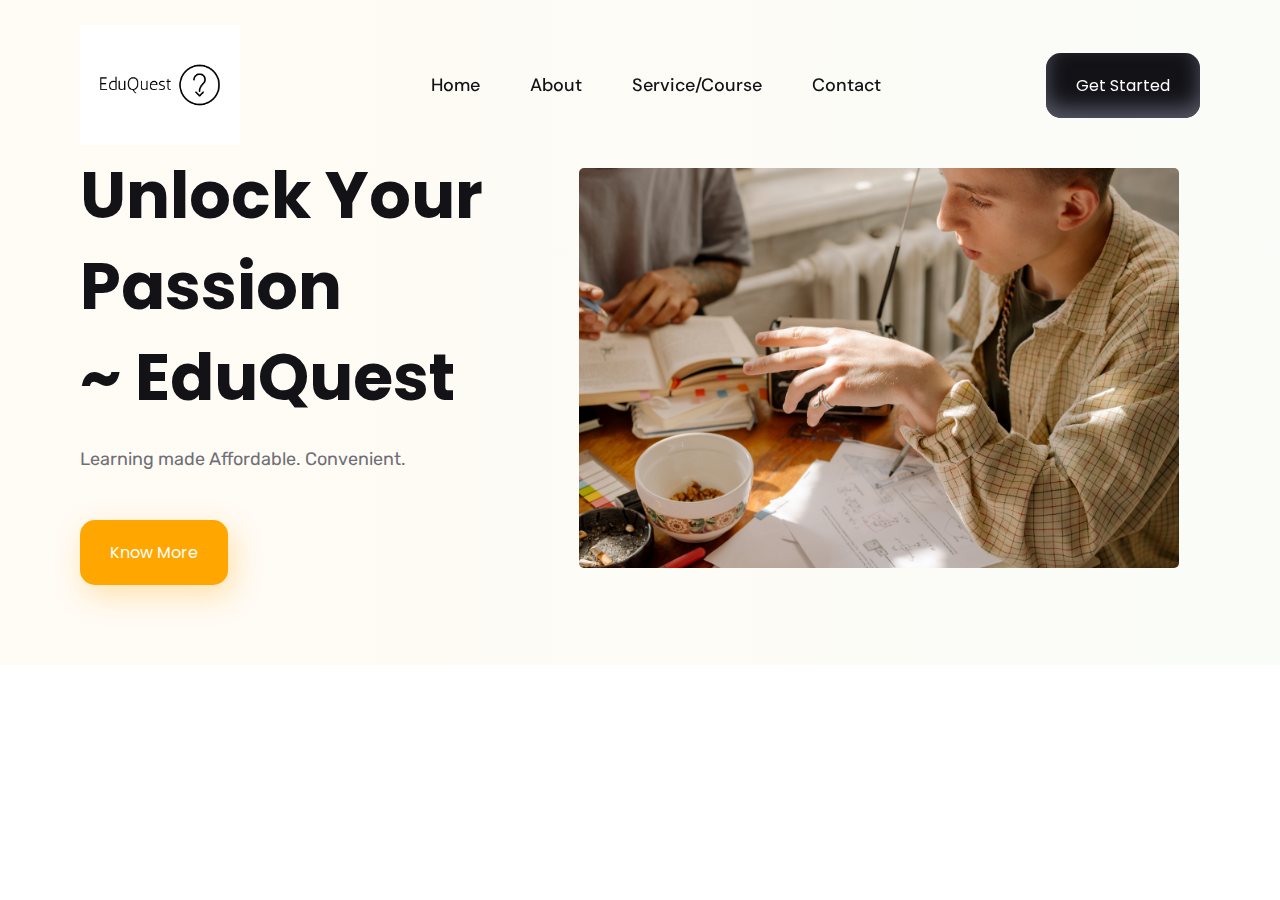
<file: index.html>
<!DOCTYPE html>
<html lang="en">
<head>
  <meta charset="UTF-8">
  <meta http-equiv="X-UA-Compatible" content="IE=edge">
  <meta name="viewport" content="width=device-width, initial-scale=1.0">
  <title>EduQuest</title>
  <link rel="shortcut icon" href="/home page/logo.png" type="image/x-icon">
  <link rel="stylesheet" href="index.css">
  <link rel="preconnect" href="https://fonts.googleapis.com">
  <link rel="preconnect" href="https://fonts.gstatic.com" crossorigin>
  <link href="https://fonts.googleapis.com/css2?family=DM+Sans:wght@500&family=Poppins:wght@600;700&family=Rubik:wght@400;500&display=swap" rel="stylesheet">
</head>

<body id="top">
  <header class="header" data-header>
    <div class="container">
      <div class="overlay" data-overlay></div>

        <a href="#" class="logo">
          <img src="/home page/logo.png" alt="EduQuest logo">
        </a>

        <ul class="navbar-list">
          <li>
            <a href="" class="navbar-link">Home</a>
          </li>
          <li>
            <a href="/about page/about.html" class="navbar-link">About</a>
          </li>
          <li>
            <a href="/service page/service.html" class="navbar-link">Service/Course</a>
          </li>
          <li>
            <a href="/contact page/contact.html" class="navbar-link">Contact</a>
          </li>
        </ul>

        <button class="btn btn-secondary" id="aboutBtn" onclick="NavAbout()">Get Started</button>
      </nav>
    </div>
  </header>

  <main>
    <article>
      <section class="hero">
        <div class="container">
          <figure class="hero-banner">
            <img src="/home page/bg.jpg" alt="A young lady sits, holding a pen and a notebook.">
          </figure>

          <div class="hero-content">
            <h1 class="h1 hero-title">Unlock Your Passion  <br> ~ EduQuest</h1>
        
            <p class="section-text">
              Learning made Affordable. Convenient.
            </p>
            <button class="btn btn-primary" id="serviceBtn" onclick="NavService()">Know More</button>
          </div>
        </div>
      </section>

    <script>
        function NavAbout(){
            const aboutBtn = document.getElementById('aboutBtn')
            aboutBtn.addEventListener('click',()=>{
                window.location.href='/about page/about.html'
            })
        }

        function NavService(){
            const serviceBtn = document.getElementById('serviceBtn')
            serviceBtn.addEventListener('click',()=>{
                window.location.href='/service page/service.html'
            })
        }
    </script>

</body>
</html>
</file>
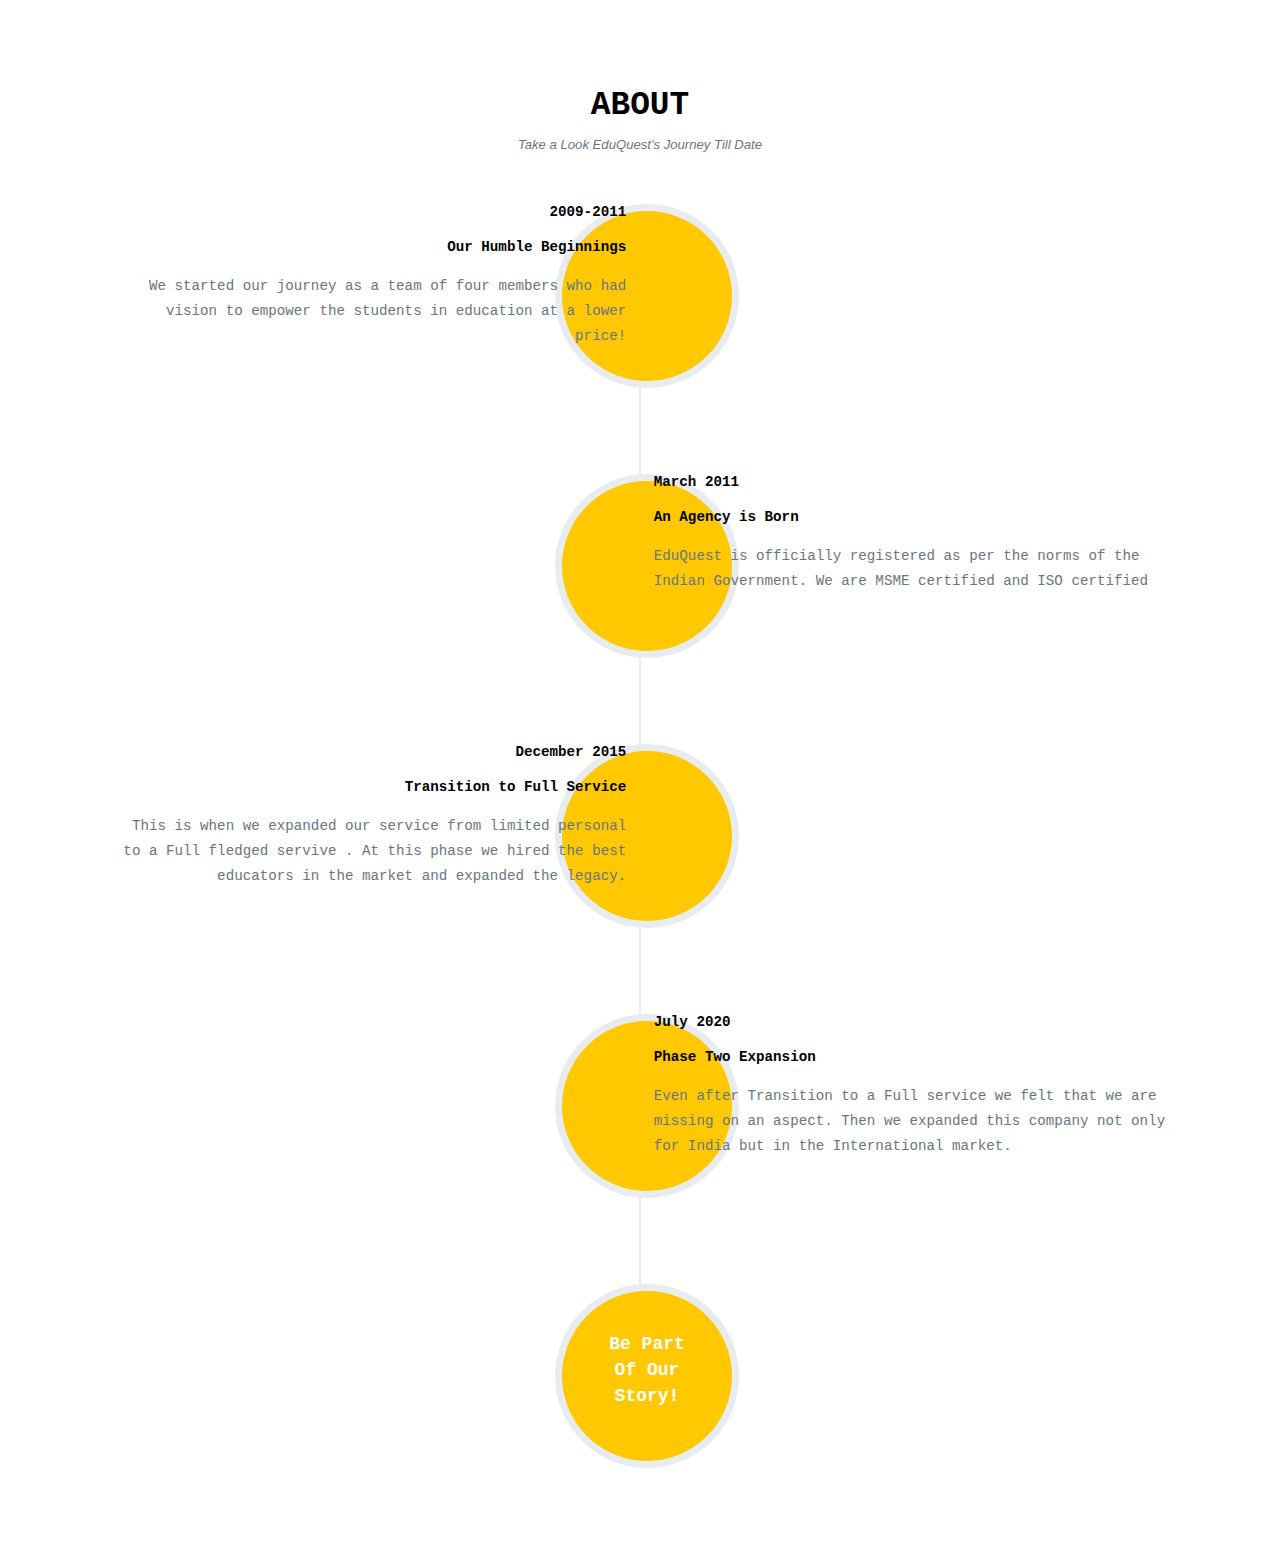
<file: about page/about.html>
<!DOCTYPE html>
<html lang="en">
<head>
    <meta charset="UTF-8">
    <meta name="viewport" content="width=device-width, initial-scale=1.0">
    <title>EduQuest - About Page</title>
    <link rel="stylesheet" href="about.css">
    <link rel="shortcut icon" href="/home page/logo.png" type="image/x-icon">
</head>
<body>
    <section class="page-section" id="about">
        <div class="container">
            <div class="text-center">
                <h2 class="section-heading text-uppercase">About</h2>
                <h3 class="section-subheading text-muted">Take a Look EduQuest's Journey Till Date</h3>
            </div>
            <ul class="timeline">
                <li>
                    <div class="timeline-image"></div>
                    <div class="timeline-panel">
                        <div class="timeline-heading">
                            <h4>2009-2011</h4>
                            <h4 class="subheading">Our Humble Beginnings</h4>
                        </div>
                        <div class="timeline-body"><p class="text-muted">We started our journey as a team of four members who had vision to empower the students in education at a lower price!</p></div>
                    </div>
                </li>
                <li class="timeline-inverted">
                    <div class="timeline-image"></div>
                    <div class="timeline-panel">
                        <div class="timeline-heading">
                            <h4>March 2011</h4>
                            <h4 class="subheading">An Agency is Born</h4>
                        </div>
                        <div class="timeline-body"><p class="text-muted">EduQuest is officially registered as per the norms of the Indian Government. We are MSME certified and ISO certified</p></div>
                    </div>
                </li>
                <li>
                    <div class="timeline-image"></div>
                    <div class="timeline-panel">
                        <div class="timeline-heading">
                            <h4>December 2015</h4>
                            <h4 class="subheading">Transition to Full Service</h4>
                        </div>
                        <div class="timeline-body"><p class="text-muted">This is when we expanded our service from limited personal to a Full fledged servive . At this phase we hired the best educators in the market and expanded the legacy.</p></div>
                    </div>
                </li>
                <li class="timeline-inverted">
                    <div class="timeline-image"></div>
                    <div class="timeline-panel">
                        <div class="timeline-heading">
                            <h4>July 2020</h4>
                            <h4 class="subheading">Phase Two Expansion</h4>
                        </div>
                        <div class="timeline-body"><p class="text-muted">Even after Transition to a Full service we felt that we are missing on an aspect. Then we expanded this company not only for India but in the International market.</p></div>
                    </div>
                </li>
                <li class="timeline-inverted">
                    <div class="timeline-image">
                        <h4>
                            Be Part
                            <br>
                            Of Our
                            <br>
                            Story!
                        </h4>
                    </div>
                </li>
            </ul>
        </div>
    </section>
</body>
</html>
</file>
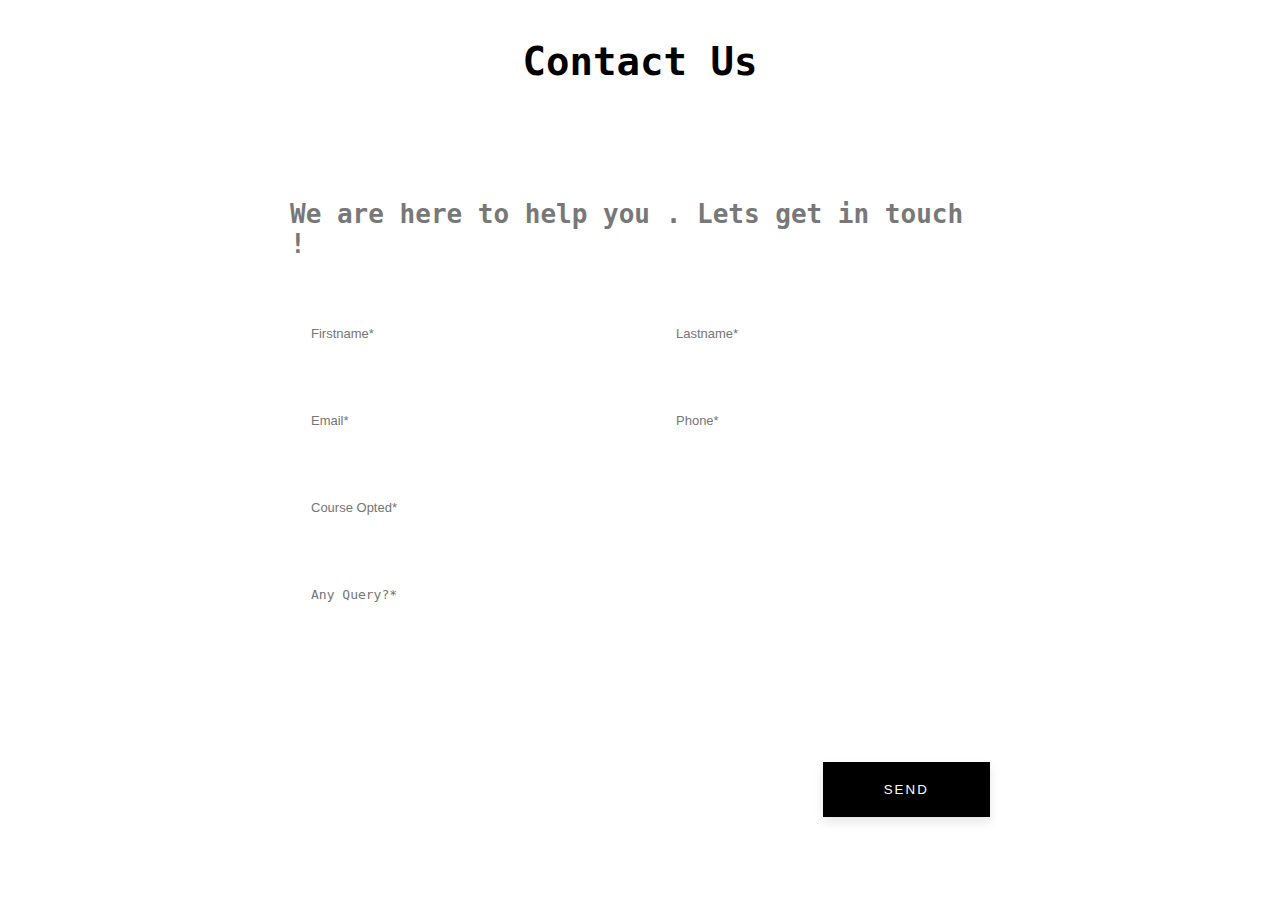
<file: contact page/contact.html>
<!DOCTYPE html>
<html lang="en">
<head>
    <meta charset="UTF-8">
    <meta name="viewport" content="width=device-width, initial-scale=1.0">
    <title>EduQuest - Contact Page</title>
    <link rel="shortcut icon" href="/home page/logo.png" type="image/x-icon">
    <link rel="stylesheet" href="contact.css">
</head>
<body>
  <p id="title">Contact Us</p>
    <div class="contactForm">
        <p>We are here to help you . Lets get in touch !</p>
        <form action="">
            <div class="inputGroup inputGroup1">
              <input class="inputGroup__textfield" type="text" name="" value="" placeholder="Firstname*" required data-value-missing="Please fill out this field.">
            </div>
    
            <div class="inputGroup inputGroup2">
              <input class="inputGroup__textfield" type="text" name="" value="" placeholder="Lastname*" required data-value-missing="Please fill out this field.">
            </div>
    
            <div class="inputGroup inputGroup3">
              <input class="inputGroup__textfield" type="text" name="" value="" placeholder="Email*" required data-value-missing="Please fill out this field.">
            </div>
    
            <div class="inputGroup inputGroup4">
              <input class="inputGroup__textfield" type="text" name="" value="" placeholder="Phone*" required data-value-missing="Please fill out this field.">
            </div>
    
            <div class="inputGroup inputGroup5">
              <input class="inputGroup__textfield" type="text" name="" value="" placeholder="Course Opted*">
            </div>
    
            <div class="inputGroup inputGroup6">
              <textarea class="inputGroup__textfield" name="name" rows="8" placeholder="Any Query?*" required data-value-missing="Please fill out this field."></textarea>
            </div>
    
            <div class="inputGroup inputGroup7">
              <button type="submit" name="button" id="SubBtn">Send</button>
            </div>
        </form>
    </div>

    <script>
      const submitBtn = document.getElementById('SubBtn')
      submitBtn.addEventListener('click',()=>{
        alert("Message sent sucessfully !!")
      })
    </script>

</body>
</html>
</file>
<file: index.css>
:root {

  --rich-black-fogra-29: hsl(240, 13%, 8%);
  --silver-chalice: hsl(0, 0%, 70%);
  --floral-white: hsl(38, 100%, 98%);
  --raisin-black: hsl(240, 8%, 18%);
  --sonic-silver: hsl(240, 3%, 45%);
  --mango-tango: hsl(20, 100%, 64%);
  --orange-web: hsl(39, 100%, 50%);
  --cultured: hsl(210, 17%, 98%);
  --mantis: hsl(118, 41%, 62%);
  --gambog: hsl(39, 100%, 45%);
  --black: hsl(0, 0%, 0%);
  --white: hsl(0, 0%, 100%);
  --onyx: hsl(0, 0%, 23%);
  --gradient: linear-gradient(
    90deg,
    hsl(38, 100%, 98%) 21.32%,
    hsl(144, 45%, 98%) 130%
  );

  --ff-poppins: "Poppins", sans-serif;
  --ff-rubik: "Rubik", sans-serif;
  --dm-sans: "DM Sans", sans-serif;

  --fs-1: 30px;
  --fs-2: 28px;
  --fs-3: 24px;
  --fs-4: 20px;
  --fs-5: 18px;
  --fw-500: 500;
  --fw-700: 700;
  --transition: 0.2s ease-in-out;
  --section-padding: 80px;
}

*,
*::before,
*::after {
  margin: 0;
  padding: 0;
  box-sizing: border-box;
}

li {
  list-style: none;
}

a {
  text-decoration: none;
}

a,
img,
span,
button,
ion-icon {
  display: block;
}

button {
  background: none;
  border: none;
  font: inherit;
  cursor: pointer;
}

html {
  scroll-behavior: smooth;
}

body {
  background: white;
}

.container {
  padding-inline: 15px;
}

.btn {
  color: var(--white);
  font-family: var(--ff-poppins);
  padding: 20px 30px;
  border-radius: 15px;
  transition: var(--transition);
}

.btn-secondary {
  background: var(--rich-black-fogra-29);
  box-shadow: inset 0 -10px 20px hsl(240, 8%, 37%);
}

.btn-secondary:is(:hover, :focus) {
  background: var(--gambog);
  box-shadow: 5px 10px 30px hsla(39, 100%, 50%, 0.3);
}

.btn-primary {
  background: var(--orange-web);
  box-shadow: 5px 10px 30px hsla(39, 100%, 50%, 0.3);
}

.btn-primary:is(:hover, :focus) {
  background: var(--gambog);
  transform: translateY(-3px);
}

.h1,
.h2,
.h3 {
  font-family: var(--ff-poppins);
  color: var(--rich-black-fogra-29);
}

.h1 {
  font-size: var(--fs-1);
  line-height: 1.4;
  font-weight: var(--fw-700);
}

.h2 {
  font-size: var(--fs-1);
  line-height: 1.6;
}

.h3 {
  color: var(--onyx);
  font-size: var(--fs-3);
  line-height: 1.3;
}

.section-text,
.card-text,
.card-subtitle {
  font-family: var(--ff-rubik);
  color: var(--sonic-silver);
  font-size: var(--fs-5);
  line-height: 1.8;
}

.vector-line {
  display: none;
}

.header {
  padding-block: 25px;
  position: fixed;
  top: 0;
  left: 0;
  width: 100%;
  z-index: 4;
  transition: padding var(--transition);
}

.header.active {
  background: var(--cultured);
  box-shadow: 0 1px 3px hsla(0, 0%, 0%, 0.1);
  padding-block: 20px;
}

.header .container {
  display: flex;
  justify-content: space-between;
  align-items: center;
}

.header .logo {
  width: 120px;
}

.logo img {
  width: 100%;
  background-color: transparent;
}

.menu-open-btn {
  font-size: 35px;
  color: var(--mango-tango);
}

.navbar {
  position: fixed;
  top: 0;
  left: -250px;
  width: 100%;
  max-width: 250px;
  height: 100%;
  background: var(--mantis);
  padding: 80px 20px;
  transition: 0.15s ease-in;
  z-index: 3;
}

.navbar.active {
  left: 0;
  transition: 0.25s ease-out;
}

.menu-close-btn {
  position: absolute;
  top: 0;
  right: 0;
  font-size: 30px;
  padding: 5px;
  background: var(--rich-black-fogra-29);
  color: var(--white);
}

.navbar .logo {
  width: 160px;
  margin-bottom: 30px;
  margin-inline: auto;
}

.navbar-list {
  margin-bottom: 15px;
}

.navbar-link {
  color: var(--rich-black-fogra-29);
  font-weight: var(--fw-500);
  padding-block: 15px;
  font-family: var(--dm-sans);
}

.overlay {
  position: fixed;
  inset: 0;
  background: hsla(0, 0%, 0%, 0.7);
  pointer-events: none;
  opacity: 0;
  transition: 0.15s ease-out;
  z-index: 3;
}

.overlay.active {
  pointer-events: all;
  opacity: 1;
}

.hero {
  background: var(--gradient);
  padding: 150px 0 var(--section-padding);
}

.hero-banner {
  margin-bottom: 30px;
}

.hero-banner img {
  width: 100%;
  border-radius: 5px;
}

.hero-title {
  margin-bottom: 20px;
}

.hero .section-text {
  margin-bottom: 45px;
}

.container {
  max-width: 550px;
  margin-inline: auto;
}
.h2 {
  --fs-1: 35px;
}
.header .logo {
  min-width: 160px;
}


@media (min-width: 768px) {

  :root {
    --fs-1: 55px;
  }

  .container {
    max-width: 750px;
  }

  .hero-banner,
  .about-banner {
    max-width: 600px;
    margin-inline: auto;
  }

}

@media (min-width: 1024px) {

  :root {
    --fs-1: 65px;
  }

  .container {
    max-width: 950px;
  }

  .h2 {
    --fs-1: 40px;
  }

  .vector-line {
    display: block;

    position: absolute;
  }
  .header .logo {
    margin-right: 25px;
  }

  .menu-open-btn,
  .menu-close-btn,
  .navbar .logo {
    display: none;
  }

  .navbar {
    position: static;
    max-width: unset;
    height: unset;
    background: none;
    padding: 0;
    display: flex;
    justify-content: space-between;
    align-items: center;
  }

  .navbar-list {
    margin-bottom: 0;
    display: flex;
    justify-content: center;
    align-items: center;
  }

  .navbar-link {
    position: relative;
    font-size: var(--fs-5);
    padding: 20px 25px;
  }

  .navbar-link::after {
    --scale: 0;
    content: "";
    position: absolute;
    bottom: 15px;
    left: 50%;
    transform: translateX(-50%) scale(var(--scale));
    background: var(--orange-web);
    width: 30px;
    height: 2px;
    border-radius: 2px;
    opacity: 0.5;
    transition: var(--transition);
  }

  .navbar-link:is(:hover, :focus)::after {
    --scale: 1;
  }

  .overlay {
    display: none;
  }

  .hero .container {
    display: grid;
    grid-template-columns: 4fr 6fr;
    align-items: center;
    gap: 50px;
  }

  .hero-banner {
    margin-bottom: 0;
    order: 1;
  }

}

@media (min-width: 1200px) {


  .container {
    max-width: 1150px;
  }

}
</file>
<file: about page/about.css>
*{
  font-family: monospace;
  font-size: 1.01em;
}
.timeline {
    position: relative;
    padding: 0;
    list-style: none;
  }
  .timeline:before {
    position: absolute;
    top: 0;
    bottom: 0;
    left: 40px;
    width: 2px;
    margin-left: -1.5px;
    content: "";
    background-color: #e9ecef;
    z-index: -2;
  }
  .timeline > li {
    position: relative;
    min-height: 50px;
    margin-bottom: 50px;
  }
  .timeline > li:after, .timeline > li:before {
    display: table;
    content: " ";
  }
  .timeline > li:after {
    clear: both;
  }
  .timeline > li .timeline-panel {
    position: relative;
    float: right;
    width: 100%;
    padding: 0 20px 0 100px;
    text-align: left;
  }
  .timeline > li .timeline-panel:before {
    right: auto;
    border-right-width: 15px;
    border-left-width: 0;
  }
  .timeline > li .timeline-panel:after {
    right: auto;
    border-right-width: 14px;
    border-left-width: 0;
  }
  .timeline > li .timeline-image {
    position: absolute;
    z-index: -1;
    left: 0;
    width: 80px;
    height: 80px;
    margin-left: 0;
    text-align: center;
    color: white;
    border: 7px solid #e9ecef;
    border-radius: 100%;
    background-color: #ffc800;
  }
  .timeline > li .timeline-image h4, .timeline > li .timeline-image .h4 {
    font-size: 16px;
    line-height: 14px;
    margin-top: 12px;
  }
  .timeline > li.timeline-inverted > .timeline-panel {
    float: right;
    padding: 0 100px 0 100px;
    text-align: left;
  }
  .timeline > li.timeline-inverted > .timeline-panel:before {
    border-right-width: 15px;
    border-left-width: 0;
  }
  .timeline > li.timeline-inverted > .timeline-panel:after {

    border-right-width: 14px;
    border-left-width: 0;
  }
  .timeline > li:last-child {
    margin-bottom: 0;
  }
  .timeline .timeline-heading h4, .timeline .timeline-heading .h4 {
    margin-top: 0;
    color: inherit;
  }
  .timeline .timeline-heading h4.subheading, .timeline .timeline-heading .subheading.h4 {
    text-transform: none;
  }
  .timeline .timeline-body > ul,
  .timeline .timeline-body > p {
    margin-bottom: 0;
  }
  
  @media (min-width: 768px) {
    .timeline:before {
      left: 50%;
    }
    .timeline > li {
      min-height: 100px;
      margin-bottom: 100px;
    }
    .timeline > li .timeline-panel {
      float: left;
      width: 41%;
      padding: 0 20px 20px 30px;
      text-align: right;
    }
    .timeline > li .timeline-image {
      left: 50%;
      width: 100px;
      height: 100px;
      margin-left: -50px;
    }
    .timeline > li .timeline-image h4, .timeline > li .timeline-image .h4 {
      font-size: 13px;
      line-height: 18px;
      margin-top: 16px;
    }
    .timeline > li.timeline-inverted > .timeline-panel {
      float: right;
      padding: 0 30px 20px 20px;
      text-align: left;
    }
  }
  @media (min-width: 992px) {
    .timeline > li {
      min-height: 150px;
    }
    .timeline > li .timeline-panel {
      padding: 0 20px 20px;
    }
    .timeline > li .timeline-image {
      width: 150px;
      height: 150px;
      margin-left: -75px;
    }
    .timeline > li .timeline-image h4, .timeline > li .timeline-image .h4 {
      font-size: 18px;
      line-height: 26px;
      margin-top: 30px;
    }
    .timeline > li.timeline-inverted > .timeline-panel {
      padding: 0 20px 20px;
    }
  }
  @media (min-width: 1200px) {
    .timeline > li {
      min-height: 170px;
    }
    .timeline > li .timeline-panel {
      padding: 0 20px 20px 100px;
    }
    .timeline > li .timeline-image {
      width: 170px;
      height: 170px;
      margin-left: -85px;
    }
    .timeline > li .timeline-image h4, .timeline > li .timeline-image .h4 {
      margin-top: 40px;
    }
    .timeline > li.timeline-inverted > .timeline-panel {
      padding: 0 100px 20px 20px;
    }
  }
  
  .page-section {
    padding: 6rem 0;
  }
  .page-section h2.section-heading, .page-section .section-heading.h2 {
    font-size: 2.5rem;
    margin-top: 0;
    margin-bottom: 1rem;
  }
  .page-section h3.section-subheading, .page-section .section-subheading.h3 {
    font-size: 1rem;
    font-weight: 400;
    font-style: italic;
    font-family: "Roboto Slab", -apple-system, BlinkMacSystemFont, "Segoe UI", Roboto, "Helvetica Neue", Arial, sans-serif, "Apple Color Emoji", "Segoe UI Emoji", "Segoe UI Symbol", "Noto Color Emoji";
    margin-bottom: 4rem;
  }
  
  @media (min-width: 768px) {
    section {
      padding: 9rem 0;
    }
  }
  
  .text-center {
      text-align: center !important;
  }
  
  .page-section h2.section-heading, .page-section .section-heading.h2 {
      font-size: 2.5rem;
      margin-top: 0;
      margin-bottom: 1rem;
  }
  .text-uppercase {
      text-transform: uppercase !important;
  }
  
  .page-section h3.section-subheading, .page-section .section-subheading.h3 {
      font-size: 1rem;
      font-weight: 400;
      font-style: italic;
      font-family: "Roboto Slab", -apple-system, BlinkMacSystemFont, "Segoe UI", Roboto, "Helvetica Neue", Arial, sans-serif, "Apple Color Emoji", "Segoe UI Emoji", "Segoe UI Symbol", "Noto Color Emoji";
      margin-bottom: 4rem;
  }
  
  .text-muted {
      --bs-text-opacity: 1;
      color: #6c757d !important;
  }
  
  p {
      line-height: 1.75;
  }
</file>
<file: contact page/contact.css>
body {
    font-family: sans-serif;
}

* {
    box-sizing: border-box;
}

#title{
    font-size: 3em;
    text-align: center;
    color: #000;
}

.contactForm {
    position: absolute;
    top: 55%;
    left: 50%;
    transform: translate(-50%,-50%);
    width: calc(100% - 20px);
    max-width: 700px;
    margin: 0 auto;
}

p{
    color: rgb(120, 120, 120);
    font-family: monospace;
    font-weight: bold;
    font-size: 2em;
}

/* STYLES FOR FORM */
form {
    width: 100%;
    display: grid;
    grid-gap: 30px;
    padding-top: 20px;
}

.inputGroup {
    width: 100%;
    position: relative;
}

  .inputGroup1 {
      grid-column: 1;
      grid-row: 1;
  }
  .inputGroup2 {
      grid-column: 2;
      grid-row: 1;
  }
  .inputGroup3 {
      grid-column: 1;
      grid-row: 2;
  }
  .inputGroup4 {
      grid-column: 2;
      grid-row: 2;
  }
  .inputGroup5 {
      grid-column: 1 / span 2;
      grid-row: 3;
  }
  .inputGroup6 {
      grid-column: 1 / span 2;
      grid-row: 4;
  }
  .inputGroup7 {
      grid-column: 2;
      grid-row: 5;
      text-align: right;
  }


.inputGroup__textfield {
    -webkit-appearance: none;
    -moz-appearance: none;
    appearance: none;
    width: 100%;
    font-size: 13px;
    padding: 20px;
    border: 1px solid #FFF;
    outline: 0;
    border-radius: 5px;
    transition: border 0.3s ease-in-out;
    resize: none;

}
  .inputGroup__textfield:focus, .inputGroup__textfield:active {
      border: 1px solid #D9D9D9;
  }


button {
    padding: 20px;
    width: 50%;
    border: 0;
    background: #000;
    cursor: pointer;
    color: #FFF;
    text-transform: uppercase;
    letter-spacing: 2px;
    transition: all 0.3s ease-in-out;
    box-shadow: 0px 5px 10px 0 rgba(0, 0, 0, 0.1);
}

  button:hover {
      box-shadow: 0px 10px 30px 0 rgba(0, 0, 0, 0.2);
  }


/* STYLES FOR VALIDATION WARNING */
.hf-warning {
    position: absolute !important;
    top: 0 !important;
    right: 0 !important;
    transform: translate(-15%, -50%) !important;
    background: orangered !important;
    display: inline-block !important;
    padding: 7px 14px !important;
    color: #FFFFFF !important;
    font-size: 11px !important;
    font-family: sans-serif;
    box-shadow: 0px 5px 10px 0 rgba(0, 0, 0, 0.1) !important;
    border: 0 !important;
    border-radius: 2px !important;
}

  .hf-warning:after {
      content: "";
      width: 10px;
      height: 10px;
      background: orangered;
      position: absolute;
      z-index: 1;
      bottom: -5px;
      right: 15px;
      transform: rotate(45deg);
  }


@media screen and (max-width: 480px) {
    form {
      display: flex !important;
      flex-wrap: wrap;
    }

    form > div {
      margin-bottom: 30px;
    }
}
</file>
